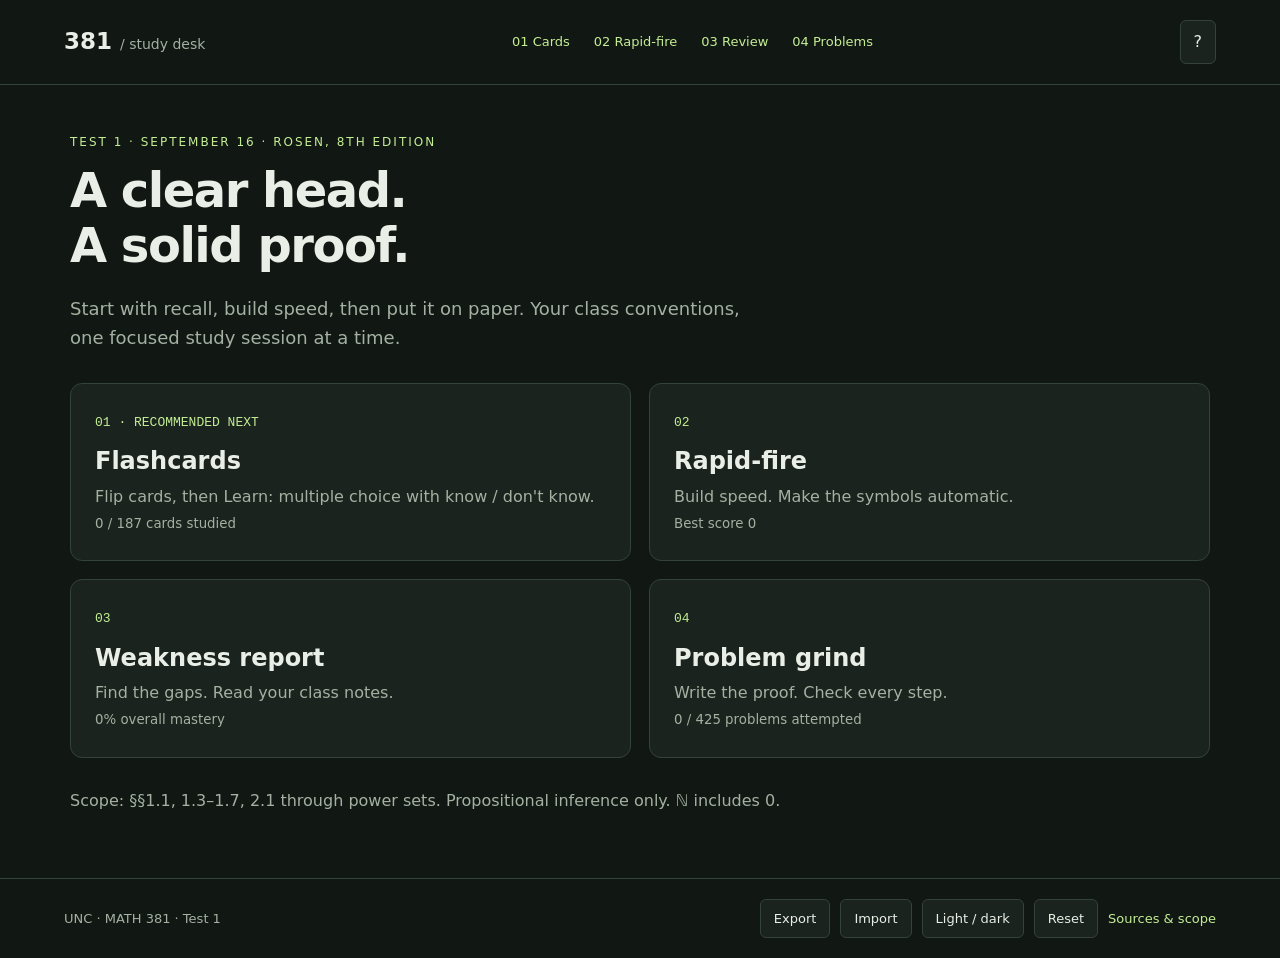
<file: index.html>
<!doctype html>
<html lang="en"><head><meta charset="utf-8"><meta name="viewport" content="width=device-width,initial-scale=1"><title>MATH 381 · Study desk</title><link rel="stylesheet" href="vendor/katex/katex.min.css"><link rel="stylesheet" href="style.css"><script defer src="vendor/katex/katex.min.js"></script></head>
<body><header><a href="#home" class="brand">381 <span>/ study desk</span></a><nav aria-label="Study modes"><a href="#flashcards">01 Cards</a><a href="#rapidfire">02 Rapid-fire</a><a href="#report">03 Review</a><a href="#problems">04 Problems</a></nav><button id="help" aria-label="Keyboard shortcuts">?</button></header><main id="app" aria-live="polite"><p>Opening your study desk…</p></main><footer><span>UNC · MATH 381 · Test 1</span><div><button id="export">Export</button><button id="import">Import</button><button id="theme">Light / dark</button><button id="reset">Reset</button><a href="#sources">Sources & scope</a></div></footer><input type="file" id="importFile" accept="application/json" hidden><dialog id="shortcuts"><h2>Keep your hands on the keyboard</h2><div id="shortcutBody"></div><button id="closeHelp">Close (Esc)</button></dialog><script type="module" src="js/app.js"></script></body></html>
</file>
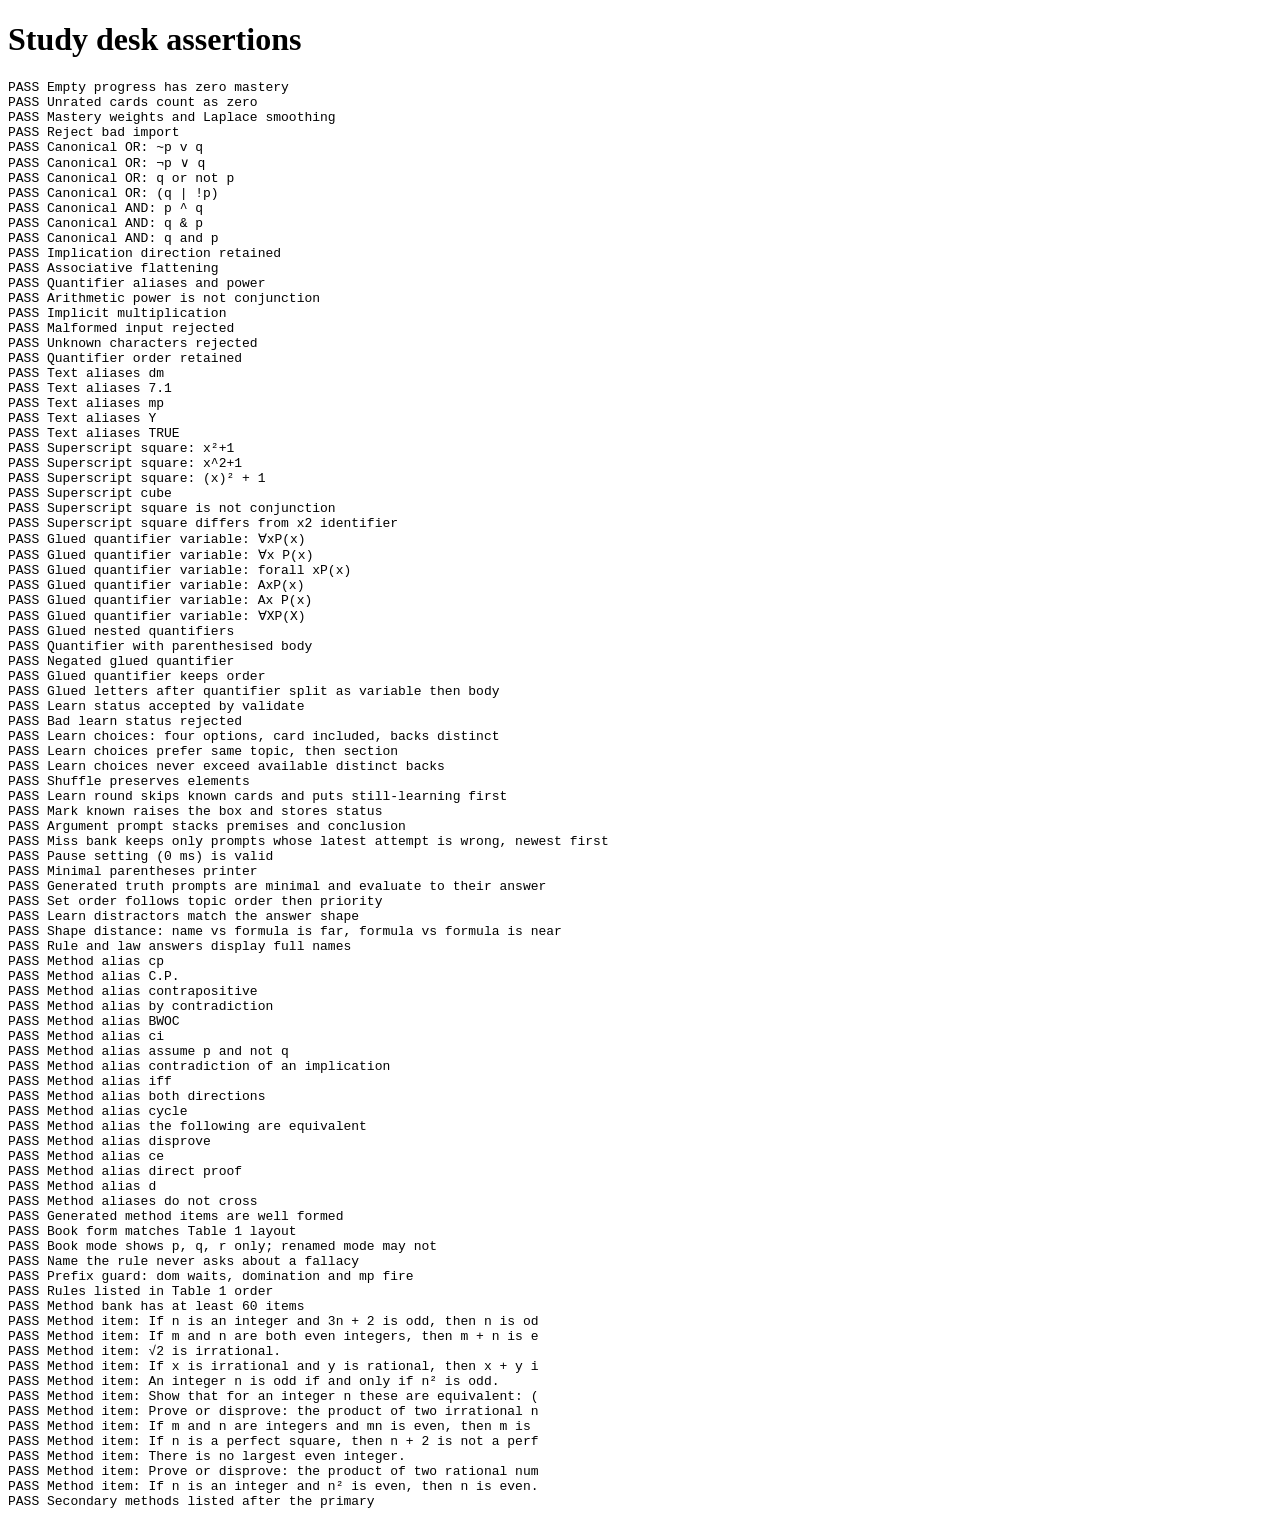
<file: tests.html>
<!doctype html><html lang="en"><meta charset="utf-8"><title>MATH 381 tests</title><body><h1>Study desk assertions</h1><pre id="results">Running…</pre><script type="module" src="js/tests.js"></script></body></html>
</file>
<file: style.css>
:root{color-scheme:dark;--bg:#111713;--panel:#1a231d;--ink:#e9eee6;--muted:#a4b1a2;--line:#344338;--accent:#c4ee95;--bad:#ff9792}*{box-sizing:border-box}body{margin:0;background:var(--bg);color:var(--ink);font:16px/1.65 system-ui,sans-serif}body.light{color-scheme:light;--bg:#f5f6ef;--panel:#fff;--ink:#17251a;--muted:#52604f;--line:#ced7c7;--accent:#356315;--bad:#a32222}header,footer{display:flex;align-items:center;justify-content:space-between;gap:20px;padding:20px 5%;border-bottom:1px solid var(--line)}footer{border-top:1px solid var(--line);border-bottom:0;font-size:13px;color:var(--muted)}nav,footer div,.toolbar,.row{display:flex;align-items:center;gap:10px;flex-wrap:wrap}nav{gap:24px;font-size:13px}a{color:var(--accent);text-decoration:none}a:hover{text-decoration:underline}.brand{font-weight:800;font-size:23px;color:var(--ink)}.brand span{font-weight:400;font-size:14px;color:var(--muted)}main{max-width:1200px;min-height:76vh;margin:auto;padding:48px 30px}h1{font-size:clamp(30px,4vw,48px);line-height:1.15;letter-spacing:-1.5px;margin:10px 0 20px}h2{line-height:1.3}h3{margin-bottom:8px}.eyebrow{font-size:12px;letter-spacing:2px;text-transform:uppercase;color:var(--accent)}.muted,small{color:var(--muted)}.lead{max-width:680px;color:var(--muted);font-size:18px}.grid{display:grid;grid-template-columns:repeat(2,minmax(0,1fr));gap:18px;margin:30px 0}.panel,.mode-card,details.topic{background:var(--panel);border:1px solid var(--line);border-radius:12px;padding:24px}.mode-card{display:block;color:var(--ink);min-height:170px}.mode-card:hover{border-color:var(--accent);text-decoration:none}.sets .set{min-height:0}.sets .set .meter{margin:12px 0}.sets .set small{display:block;line-height:1.5}.sets .set .toolbar{margin:14px 0 0}.set.next{border-color:var(--accent)}.mode-card .num{color:var(--accent);font:13px monospace}.mode-card h2{margin:12px 0 6px}.mode-card p{margin:0;color:var(--muted)}button,select,input,textarea{font:inherit;color:var(--ink);background:var(--panel);border:1px solid var(--line);border-radius:6px;padding:8px 13px}button{cursor:pointer}button:hover{border-color:var(--accent)}button.primary{background:var(--accent);color:var(--bg);font-weight:700}button:disabled{opacity:.4;cursor:default}:focus-visible{outline:2px solid var(--accent);outline-offset:4px}.toolbar{margin:18px 0}.card-scene{perspective:1400px;margin:18px auto;max-width:900px;transition:transform .22s ease,opacity .22s ease;animation:cardIn .28s ease}.card-scene.out-right{transform:translateX(90px) rotate(3deg);opacity:0}.card-scene.out-left{transform:translateX(-90px) rotate(-3deg);opacity:0}.card-flip{display:grid;transform-style:preserve-3d;transition:transform .5s cubic-bezier(.2,.75,.25,1);cursor:pointer;min-height:300px}.card-flip.flipped{transform:rotateY(180deg)}.card-flip .face{grid-area:1/1;backface-visibility:hidden;-webkit-backface-visibility:hidden;display:flex;flex-direction:column;align-items:center;justify-content:center;gap:18px;text-align:center;font-size:25px;padding:35px;background:var(--panel);border:1px solid var(--line);border-radius:12px}.card-flip .back{transform:rotateY(180deg);font-size:21px}.card-flip .back div{max-width:800px}.card-flip .back p{margin:4px 0}.miss h2{font-size:clamp(22px,3vw,32px)}.card-flip:hover .face{border-color:var(--accent)}.toolbar.center,.mark{justify-content:center}.formula{word-spacing:5px}.argline{display:inline-block;width:7ch;height:0;margin:0 auto;border-top:2px solid var(--ink);vertical-align:middle;line-height:0}summary .argline{margin:4px 0}.paren{font-weight:500}.paren.d0{color:var(--accent)}.paren.d1{color:#f2b56b}.paren.d2{color:#7fd1ff}.paren.d3{color:#f39ad9}body.light .paren.d1{color:#b45f06}body.light .paren.d2{color:#0b6fa4}body.light .paren.d3{color:#a3268f}.assign{display:inline-flex;gap:14px;flex-wrap:wrap;justify-content:center;font-size:.7em;font-weight:500;color:var(--muted);margin-bottom:6px}.assign span{border:1px solid var(--line);border-radius:6px;padding:1px 10px;background:var(--panel)}.symbols{justify-content:center;gap:6px;margin:12px 0}.symbols button{min-width:44px;padding:8px 10px;font-size:20px;line-height:1}.mark button{min-width:160px;padding:12px 20px}@keyframes cardIn{from{opacity:0;transform:translateY(10px)}}@media(prefers-reduced-motion:reduce){.card-scene,.card-flip{transition:none;animation:none}}.center{text-align:center}.drill{max-width:850px;margin:45px auto}.drill h2{font-size:clamp(24px,3vw,36px);min-height:100px}.drill input{width:100%;font-size:26px;text-align:center;padding:20px}.bad{color:var(--bad);border-color:var(--bad)!important}.meter{height:5px;background:var(--line);border-radius:4px;overflow:hidden}.meter span{display:block;height:100%;background:var(--accent)}.stats{display:flex;gap:25px;flex-wrap:wrap;color:var(--muted)}.stats strong{color:var(--ink)}details{margin:12px 0}summary{cursor:pointer;font-weight:600}.notes{max-width:900px}.notes p{white-space:pre-wrap}.notes pre,pre{white-space:pre-wrap;font-family:ui-monospace,monospace;font-size:14px;overflow-wrap:anywhere}table{border-collapse:collapse;display:block;overflow:auto;max-width:100%;margin:18px 0}th,td{padding:7px 13px;text-align:left;border:1px solid var(--line)}.workspace{display:grid;grid-template-columns:220px minmax(0,1fr);gap:20px}.problem-list{max-height:75vh;overflow:auto}.problem-list button{display:block;width:100%;margin:5px 0;text-align:left;font-size:12px}.problem-list .selected{border-color:var(--accent)}.split{display:grid;grid-template-columns:1fr 1fr;gap:20px}textarea{width:100%;min-height:280px;resize:vertical}dialog{background:var(--panel);color:var(--ink);border:1px solid var(--line);border-radius:12px;max-width:760px;max-height:85vh}dialog::backdrop{background:#000b}kbd{font:12px monospace;border:1px solid var(--line);padding:3px 6px;border-radius:3px}.checklist{display:grid;grid-template-columns:1fr 1fr;gap:12px}.notice{border-left:3px solid var(--accent);padding:12px 18px;background:var(--panel)}.error{color:var(--bad)}.choices{display:grid;grid-template-columns:1fr 1fr;gap:12px;margin:18px 0}.drill .choices{text-align:left;font-size:18px}.drill .choice:disabled{opacity:.55}.choice{display:flex;gap:12px;align-items:flex-start;text-align:left;white-space:normal;padding:14px 16px}.choice .num{color:var(--accent);font:13px monospace;padding-top:4px}.choice div{min-width:0}.choice p{margin:0}.choice.right{box-shadow:inset 0 0 0 2px var(--accent);opacity:1}.choice.wrong{box-shadow:inset 0 0 0 2px var(--bad);opacity:1}.good{color:var(--accent)}.question{margin-top:0}[hidden]{display:none!important}@media(max-width:700px){.choices{grid-template-columns:1fr}header{padding:15px;flex-wrap:wrap}.toolbar label{min-width:0;max-width:100%}select{max-width:100%}nav{gap:12px;order:3;width:100%}main{padding:25px 16px}.grid,.split,.checklist{grid-template-columns:1fr}.workspace{grid-template-columns:1fr}.problem-list{max-height:160px}footer{align-items:flex-start;flex-direction:column}.card-flip .face{font-size:21px;padding:20px}}@media print{body{background:white!important;color:black!important}header,footer,button,.toolbar,.weak-strip,dialog{display:none!important}main{max-width:none;padding:0}.topic{border:0!important;break-inside:auto;background:white!important;color:black!important}.topic.section-start{break-before:page}.topic summary{font-size:21px}.notes{max-width:none}details>div{display:block!important}table{display:table}th,td{border:1px solid #777}.muted,small{color:#333}.stats small{margin-right:20px}.meter{display:none}}
</file>
